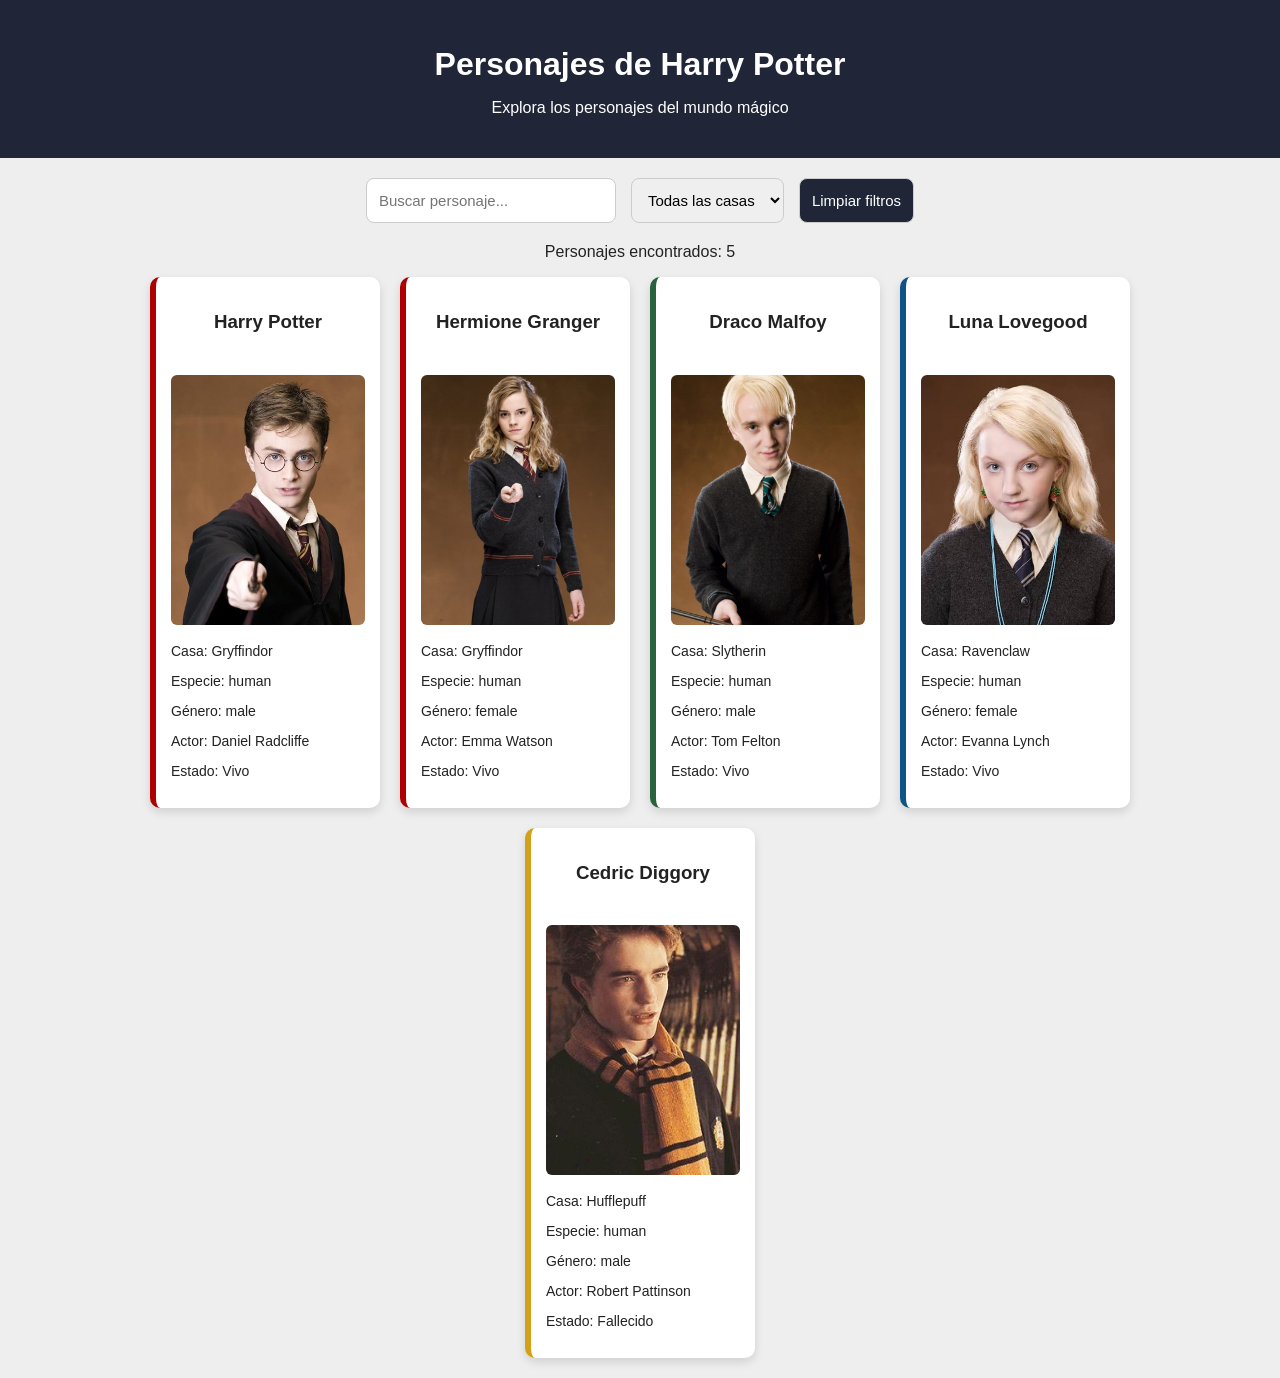
<file: index.html>
<!DOCTYPE html>
<html lang="es">
<head>
    <meta charset="UTF-8">
    <meta name="viewport" content="width=device-width, initial-scale=1.0">
    <title>Personajes de Harry Potter</title>
    <link rel="stylesheet" href="style.css">
    <script src="script.js" defer></script>
</head>
<body>

    <header>
        <h1>Personajes de Harry Potter</h1>
        <p>Explora los personajes del mundo mágico</p>
    </header>

    <main>
        <section class="filtros">
            <input
                type="text"
                id="buscar"
                placeholder="Buscar personaje..."
            >

            <select id="casa">
                <option value="">Todas las casas</option>
                <option value="Gryffindor">Gryffindor</option>
                <option value="Slytherin">Slytherin</option>
                <option value="Hufflepuff">Hufflepuff</option>
                <option value="Ravenclaw">Ravenclaw</option>
            </select>

            <button id="limpiar">Limpiar filtros</button>
        </section>

        <p id="total"></p>
        <p id="mensaje">Cargando personajes...</p>

        <div id="lista"></div>
    </main>

</body>
</html>
</file>
<file: style.css>
* {
    box-sizing: border-box;
}

body {
    margin: 0;
    font-family: Arial, sans-serif;
    background-color: #eeeeee;
    color: #222;
}

header {
    background-color: #202638;
    color: white;
    text-align: center;
    padding: 25px;
}

header h1 {
    margin-bottom: 10px;
}

main {
    max-width: 1200px;
    margin: auto;
    padding: 20px;
}

.filtros {
    display: flex;
    justify-content: center;
    flex-wrap: wrap;
    gap: 15px;
    margin-bottom: 20px;
}

input, select, button {
    padding: 12px;
    border: 1px solid #ccc;
    border-radius: 8px;
    font-size: 15px;
}

input {
    width: 250px;
}

button {
    background-color: #202638;
    color: white;
    cursor: pointer;
}

button:hover {
    background-color: #394762;
}

#total, #mensaje {
    text-align: center;
}

#lista {
    display: flex;
    flex-wrap: wrap;
    justify-content: center;
    gap: 20px;
}

.tarjeta {
    background-color: white;
    width: 230px;
    padding: 15px;
    border-radius: 10px;
    border-left: 6px solid #888;
    box-shadow: 0 4px 10px #00000020;
}

.tarjeta h3 {
    text-align: center;
    min-height: 45px;
}

.tarjeta img {
    width: 100%;
    height: 250px;
    object-fit: cover;
    border-radius: 6px;
}

.tarjeta p {
    font-size: 14px;
}

@media (max-width: 600px) {
    .filtros {
        flex-direction: column;
    }

    input, select, button {
        width: 100%;
    }

    .tarjeta {
        width: 100%;
        max-width: 320px;
    }
}
</file>
